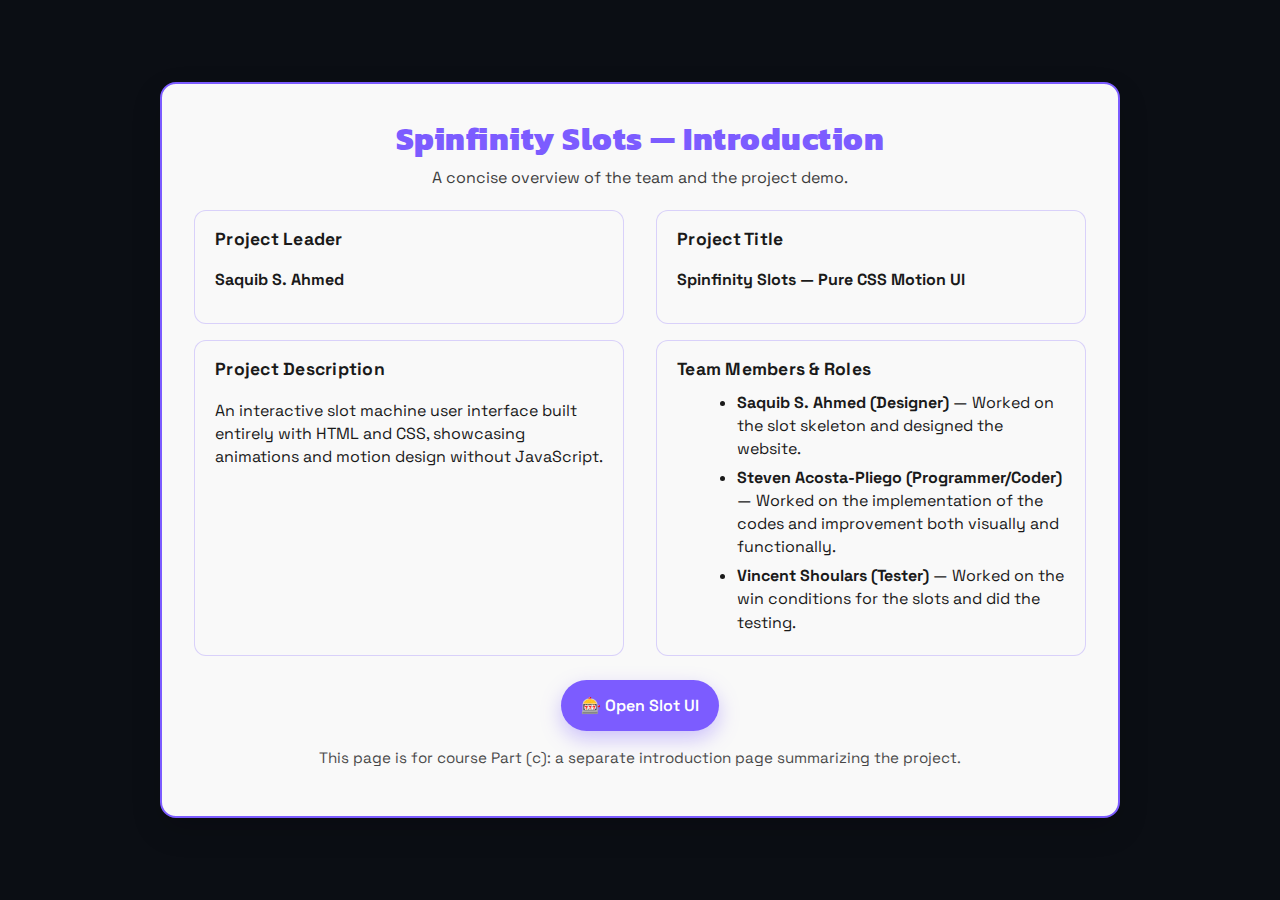
<file: introduction.html>
<!doctype html>
<html lang="en" data-theme="auto">
  <head>
    <meta charset="utf-8" />
    <meta name="viewport" content="width=device-width, initial-scale=1" />
    <meta name="color-scheme" content="light dark" />
    <title>Spinfinity Slots – Introduction</title>
    <meta name="description" content="Project overview for Spinfinity Slots: team, roles, and a quick link to launch the demo UI." />

    <!-- Match project typography -->
    <link rel="preconnect" href="https://fonts.googleapis.com" />
    <link rel="preconnect" href="https://fonts.gstatic.com" crossorigin />
    <link href="https://fonts.googleapis.com/css2?family=Kanit:wght@400;600;800&family=Space+Grotesk:wght@300;400;600&display=swap" rel="stylesheet" />

    <!-- Reuse project theme variables/styles if present -->
    <link rel="stylesheet" href="./styles.css" />

    <style>
      :root {
        /* Fallbacks in case CSS vars aren't defined in styles.css */
        --surface: #f9f9f9;
        --accent: #7c5cff;
        --text: #1a1a1a;
      }

      body {
        font-family: "Space Grotesk", system-ui, -apple-system, Segoe UI, Roboto, Helvetica, Arial, sans-serif;
        margin: 0;
        min-height: 100dvh;
        display: grid;
        place-items: center;
        background: var(--bg, radial-gradient(1200px 800px at 50% -10%, rgba(124,92,255,0.15), transparent 60%));
        color: var(--text);
      }

      .intro-container {
        background: var(--surface);
        border: 2px solid var(--accent);
        padding: clamp(1.25rem, 2vw + 1rem, 2rem);
        border-radius: 16px;
        width: min(960px, 90vw);
        margin: 5rem auto;
        box-shadow: 0 12px 30px rgba(0,0,0,0.15);
      }

      header h1 {
        font-family: Kanit, "Space Grotesk", system-ui, sans-serif;
        font-weight: 800;
        margin: 0 0 .25rem 0;
        letter-spacing: 0.5px;
        text-align: center;
        color: var(--accent);
      }

      header p {
        margin: 0 0 1.25rem 0;
        text-align: center;
        opacity: 0.85;
      }

      .grid {
        display: grid;
        grid-template-columns: 1fr;
        gap: 1rem 2rem;
      }

      @media (min-width: 720px) {
        .grid { grid-template-columns: 1fr 1fr; }
      }

      .card {
        background: color-mix(in lab, var(--surface) 92%, #fff 8%);
        border: 1px solid color-mix(in lab, var(--accent) 25%, transparent);
        border-radius: 12px;
        padding: 1rem 1.25rem;
      }

      h2 {
        margin: 0 0 .5rem 0;
        font-size: 1.1rem;
        letter-spacing: .25px;
      }

      ul { margin: .5rem 0 0 1.25rem; }
      li { margin: .35rem 0; }

      .cta {
        display: flex;
        justify-content: center;
        margin-top: 1.5rem;
      }

      .button {
        display: inline-flex;
        align-items: center;
        gap: .5rem;
        background: var(--accent);
        color: white;
        border: 0;
        padding: .85rem 1.25rem;
        border-radius: 999px;
        text-decoration: none;
        font-weight: 600;
        box-shadow: 0 8px 20px rgba(124,92,255,.35);
        transition: transform .15s ease, box-shadow .15s ease, opacity .15s ease;
      }

      .button:hover { transform: translateY(-2px); box-shadow: 0 10px 24px rgba(124,92,255,.45); }
      .button:active { transform: translateY(0); box-shadow: 0 6px 16px rgba(124,92,255,.35); }

      .meta {
        margin-top: 1rem;
        font-size: .95rem;
        opacity: .8;
        text-align: center;
      }

      @media (prefers-reduced-motion: reduce) {
        .button { transition: none; }
        .button:hover, .button:active { transform: none; box-shadow: 0 8px 20px rgba(124,92,255,.35); }
      }
    </style>
  </head>
  <body>
    <main class="intro-container" role="main">
      <header>
        <h1>Spinfinity Slots — Introduction</h1>
        <p>A concise overview of the team and the project demo.</p>
      </header>

      <section class="grid" aria-label="Project overview">
        <div class="card" aria-labelledby="leader">
          <h2 id="leader">Project Leader</h2>
          <p><strong>Saquib S. Ahmed</strong></p>
        </div>

        <div class="card" aria-labelledby="title">
          <h2 id="title">Project Title</h2>
          <p><strong>Spinfinity Slots — Pure CSS Motion UI</strong></p>
        </div>

        <div class="card" aria-labelledby="desc">
          <h2 id="desc">Project Description</h2>
          <p>An interactive slot machine user interface built entirely with HTML and CSS, showcasing animations and motion design without JavaScript.</p>
        </div>

        <div class="card" aria-labelledby="team">
          <h2 id="team">Team Members & Roles</h2>
          <ul>
            <li><strong>Saquib S. Ahmed (Designer)</strong> — Worked on the slot skeleton and designed the website.
</li>
            <li><strong>Steven Acosta-Pliego (Programmer/Coder)</strong> — Worked on the implementation of the codes and improvement both visually and functionally.</li>
            <li><strong>Vincent Shoulars (Tester)</strong> — Worked on the win conditions for the slots and did the testing.
</li>
          </ul>
        </div>
      </section>

      <div class="cta">
        <a class="button" href="./index.html" aria-label="Open the slot machine demo (index.html)">🎰 Open Slot UI</a>
      </div>

      <p class="meta">This page is for course Part (c): a separate introduction page summarizing the project.</p>
    </main>
  </body>
</html>
</file>
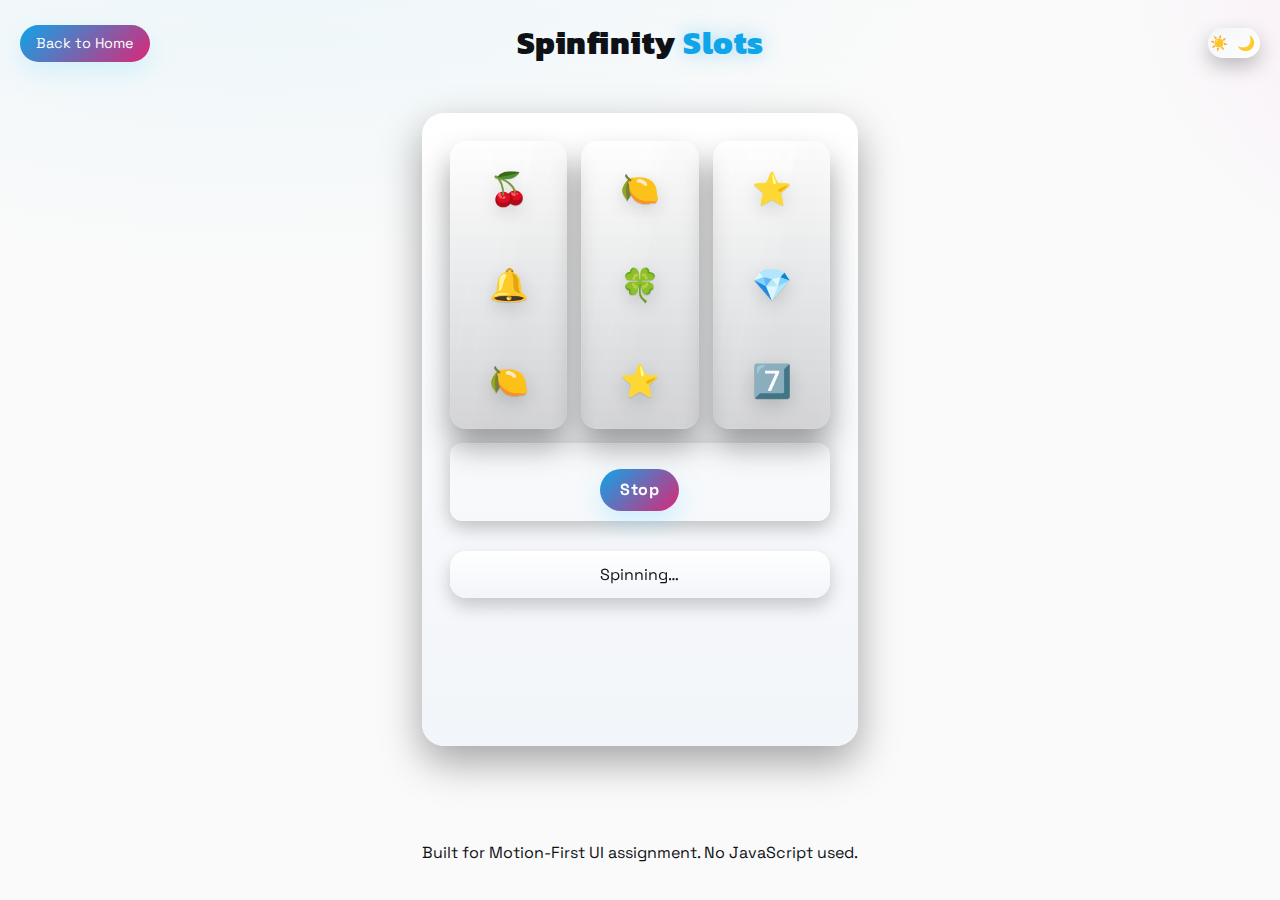
<file: try1.html>
<!doctype html>
<html lang="en" data-theme="auto">
  <head>
    <meta charset="utf-8" />
    <meta name="viewport" content="width=device-width, initial-scale=1" />
    <meta name="color-scheme" content="light dark" />
    <title>Spinfinity Slots — Pure CSS Motion UI</title>
    <meta name="description" content="A motion-first slot machine interface built with pure HTML & CSS: transforms, transitions, and keyframe animations.">
    <link rel="preconnect" href="https://fonts.googleapis.com" />
    <link rel="preconnect" href="https://fonts.gstatic.com" crossorigin />
    <link href="https://fonts.googleapis.com/css2?family=Kanit:wght@400;600;800&family=Space+Grotesk:wght@300;400;600&display=swap" rel="stylesheet" />
  <link rel="stylesheet" href="./styles.css" />
  <link rel="stylesheet" href="./styles1.css" />
  <link rel="stylesheet" href="./animation.css" />
  </head>
  <body>
    <!-- Global theme switch (pure CSS). Placed before the page wrapper so we can scope variables via sibling selector. -->
    <input type="checkbox" id="themeSwitch" class="visually-hidden" aria-label="Toggle dark/light theme" />


    <a class="skip-link" href="#main">Skip to main content</a>

    <div class="page">
    <header class="site-header" role="banner">
    <div class="back-home">
        <a href="index.html" class="back-link">Back to Home</a>
    </div>
      <h1 class="logo" aria-label="Spinfinity Slots">Spinfinity <span>Slots</span></h1>
      <nav class="toolbar" aria-label="Toolbar">
        <div class="theme-toggle" role="group" aria-label="Theme">
          <!-- Pure CSS Theme toggle using :checked and CSS variables -->
          <label for="themeSwitch" class="toggle">
            <span class="sun" aria-hidden="true">☀️</span>
            <span class="moon" aria-hidden="true">🌙</span>
          </label>
        </div>
      </nav>
    </header>

    <main id="main" class="container" role="main">
      <section class="machine" aria-labelledby="slotTitle">
        <h2 id="slotTitle" class="sr-only">Slot Machine</h2>

        <!-- Reel viewport and reels -->
        <div class="reels" role="group" aria-label="Reels">
          <!-- Use CSS animation-play-state toggled by a checkbox to simulate spin/stop without JS -->
          <input type="checkbox" id="spinToggle" class="visually-hidden" aria-label="Spin reels" />

          <div class="reel" aria-label="Reel 1">
            <ul class="symbols">
              <li>🍒</li>
              <li>🔔</li>
              <li>🍋</li>
              <li>🍀</li>
              <li>⭐</li>
              <li>💎</li>
              <li>7️⃣</li>
              <li>🍇</li>
              <li>🍒</li>
              <li>🍋</li>
            </ul>
          </div>

          <div class="reel" aria-label="Reel 2">
            <ul class="symbols">
              <li>🍋</li>
              <li>🍀</li>
              <li>⭐</li>
              <li>💎</li>
              <li>7️⃣</li>
              <li>🍇</li>
              <li>🍒</li>
              <li>🔔</li>
              <li>🍋</li>
              <li>🍀</li>
            </ul>
          </div>

          <div class="reel" aria-label="Reel 3">
            <ul class="symbols">
              <li>⭐</li>
              <li>💎</li>
              <li>7️⃣</li>
              <li>🍇</li>
              <li>🍒</li>
              <li>🔔</li>
              <li>🍋</li>
              <li>🍀</li>
              <li>⭐</li>
              <li>💎</li>
            </ul>
          </div>

          <div class="controls">
            <label for="spinToggle" class="spin-button" role="button" aria-pressed="false">Stop</label>
          </div>
          <!-- Win line highlight overlay (moved inside .reels for sibling selectors) -->
          <div class="win-line" aria-hidden="true"></div>

          <!-- Confetti container (real particles) -->
          <div class="confetti" aria-hidden="true">
          </div>
          <div class="message-bar" role="status" aria-live="polite">
            <p class="msg msg-default">Ready to spin!</p>
            <p class="msg msg-spinning">Spinning…</p>
            <p class="msg msg-lose">Better luck next time! <a href="try2.html" class="spin-again">Spin Again</a> </p>
          </div>
        </div>
    </section>
    </main>

    <footer class="site-footer" role="contentinfo">
      <p>
        Built for Motion-First UI assignment. No JavaScript used.
      </p>
    </footer>
    </div>
  </body>
</html>
</file>
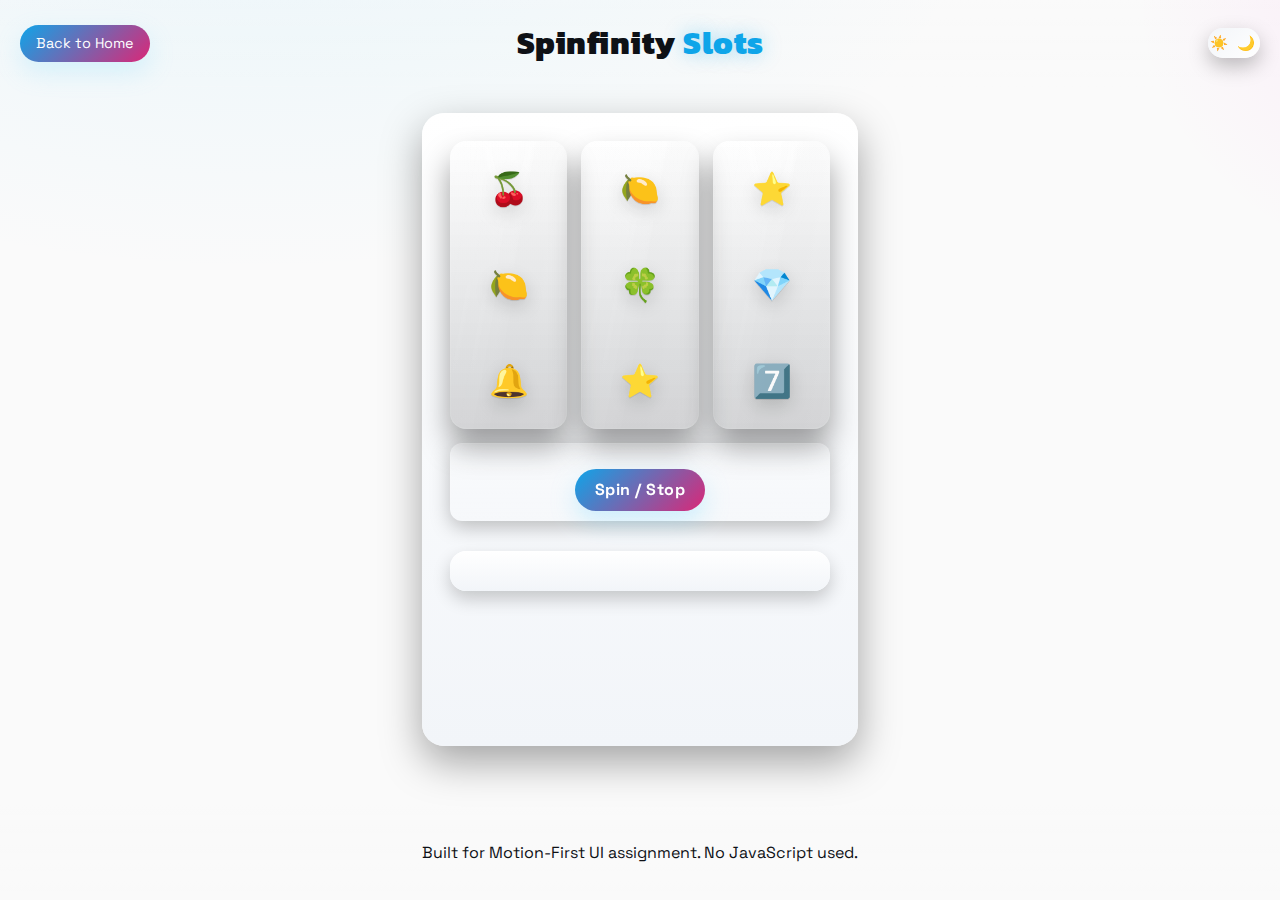
<file: try2.html>
<!doctype html>
<html lang="en" data-theme="auto">
  <head>
    <meta charset="utf-8" />
    <meta name="viewport" content="width=device-width, initial-scale=1" />
    <meta name="color-scheme" content="light dark" />
    <title>Spinfinity Slots — Pure CSS Motion UI</title>
    <meta name="description" content="A motion-first slot machine interface built with pure HTML & CSS: transforms, transitions, and keyframe animations.">
    <link rel="preconnect" href="https://fonts.googleapis.com" />
    <link rel="preconnect" href="https://fonts.gstatic.com" crossorigin />
    <link href="https://fonts.googleapis.com/css2?family=Kanit:wght@400;600;800&family=Space+Grotesk:wght@300;400;600&display=swap" rel="stylesheet" />
  <link rel="stylesheet" href="./styles.css" />
  <link rel="stylesheet" href="./styles2.css" />
  <link rel="stylesheet" href="./animation.css" />
  </head>
  <body>
    <!-- Global theme switch (pure CSS). Placed before the page wrapper so we can scope variables via sibling selector. -->
    <input type="checkbox" id="themeSwitch" class="visually-hidden" aria-label="Toggle dark/light theme" />

    <a class="skip-link" href="#main">Skip to main content</a>

    <div class="page">
    <header class="site-header" role="banner">
      <div class="back-home">
        <a href="index.html" class="back-link">Back to Home</a>
    </div>
      <h1 class="logo" aria-label="Spinfinity Slots">Spinfinity <span>Slots</span></h1>
      <nav class="toolbar" aria-label="Toolbar">
        <div class="theme-toggle" role="group" aria-label="Theme">
          <!-- Pure CSS Theme toggle using :checked and CSS variables -->
          <label for="themeSwitch" class="toggle">
            <span class="sun" aria-hidden="true">☀️</span>
            <span class="moon" aria-hidden="true">🌙</span>
          </label>
        </div>
      </nav>
    </header>

    <main id="main" class="container" role="main">
      <section class="machine" aria-labelledby="slotTitle">
        <h2 id="slotTitle" class="sr-only">Slot Machine</h2>

        <!-- Reel viewport and reels -->
        <div class="reels" role="group" aria-label="Reels">
          <!-- Use CSS animation-play-state toggled by a checkbox to simulate spin/stop without JS -->
          <input type="checkbox" id="spinToggle" class="visually-hidden" aria-label="Spin reels" />

          <div class="reel" aria-label="Reel 1">
            <ul class="symbols">
              <li>🍒</li>
              <li>🍋</li>
              <li>🔔</li>
              <li>🍀</li>
              <li>⭐</li>
              <li>💎</li>
              <li>7️⃣</li>
              <li>🍇</li>
              <li>🍒</li>
              <li>🍋</li>
            </ul>
          </div>

          <div class="reel" aria-label="Reel 2">
            <ul class="symbols">
              <li>🍋</li>
              <li>🍀</li>
              <li>⭐</li>
              <li>💎</li>
              <li>7️⃣</li>
              <li>🍇</li>
              <li>🍒</li>
              <li>🔔</li>
              <li>🍋</li>
              <li>🍀</li>
            </ul>
          </div>

          <div class="reel" aria-label="Reel 3">
            <ul class="symbols">
              <li>⭐</li>
              <li>💎</li>
              <li>7️⃣</li>
              <li>🍇</li>
              <li>🍒</li>
              <li>🔔</li>
              <li>🍋</li>
              <li>🍀</li>
              <li>⭐</li>
              <li>💎</li>
            </ul>
          </div>

          <div class="controls">
            <label for="spinToggle" class="spin-button" role="button" aria-pressed="false">Spin / Stop</label>
          </div>
          <!-- Win line highlight overlay (moved inside .reels for sibling selectors) -->
          <div class="win-line" aria-hidden="true"></div>

          <!-- Confetti container (real particles) -->
          <div class="confetti" aria-hidden="true">
            <span class="piece"></span><span class="piece"></span><span class="piece"></span><span class="piece"></span><span class="piece"></span>
            <span class="piece"></span><span class="piece"></span><span class="piece"></span><span class="piece"></span><span class="piece"></span>
            <span class="piece"></span><span class="piece"></span><span class="piece"></span><span class="piece"></span><span class="piece"></span>
            <span class="piece"></span><span class="piece"></span><span class="piece"></span><span class="piece"></span><span class="piece"></span>
            <span class="piece"></span><span class="piece"></span><span class="piece"></span><span class="piece"></span><span class="piece"></span>
            <span class="piece"></span><span class="piece"></span><span class="piece"></span><span class="piece"></span><span class="piece"></span>
            <span class="piece"></span><span class="piece"></span><span class="piece"></span><span class="piece"></span><span class="piece"></span>
            <span class="piece"></span><span class="piece"></span><span class="piece"></span><span class="piece"></span><span class="piece"></span>
          </div>
          <div class="message-bar" role="status" aria-live="polite">
            <p class="msg msg-default">Ready to spin!</p>
            <p class="msg msg-spinning">Spinning…</p>
            <p class="msg msg-lose2">Better luck next time! <a href="try3.html" class="try-again">Try Again</a></p>
            </div>
        </div>
  </section>
    </main>

    <footer class="site-footer" role="contentinfo">
      <p>
        Built for Motion-First UI assignment. No JavaScript used.
      </p>
    </footer>
    </div>
  </body>
</html>
</file>
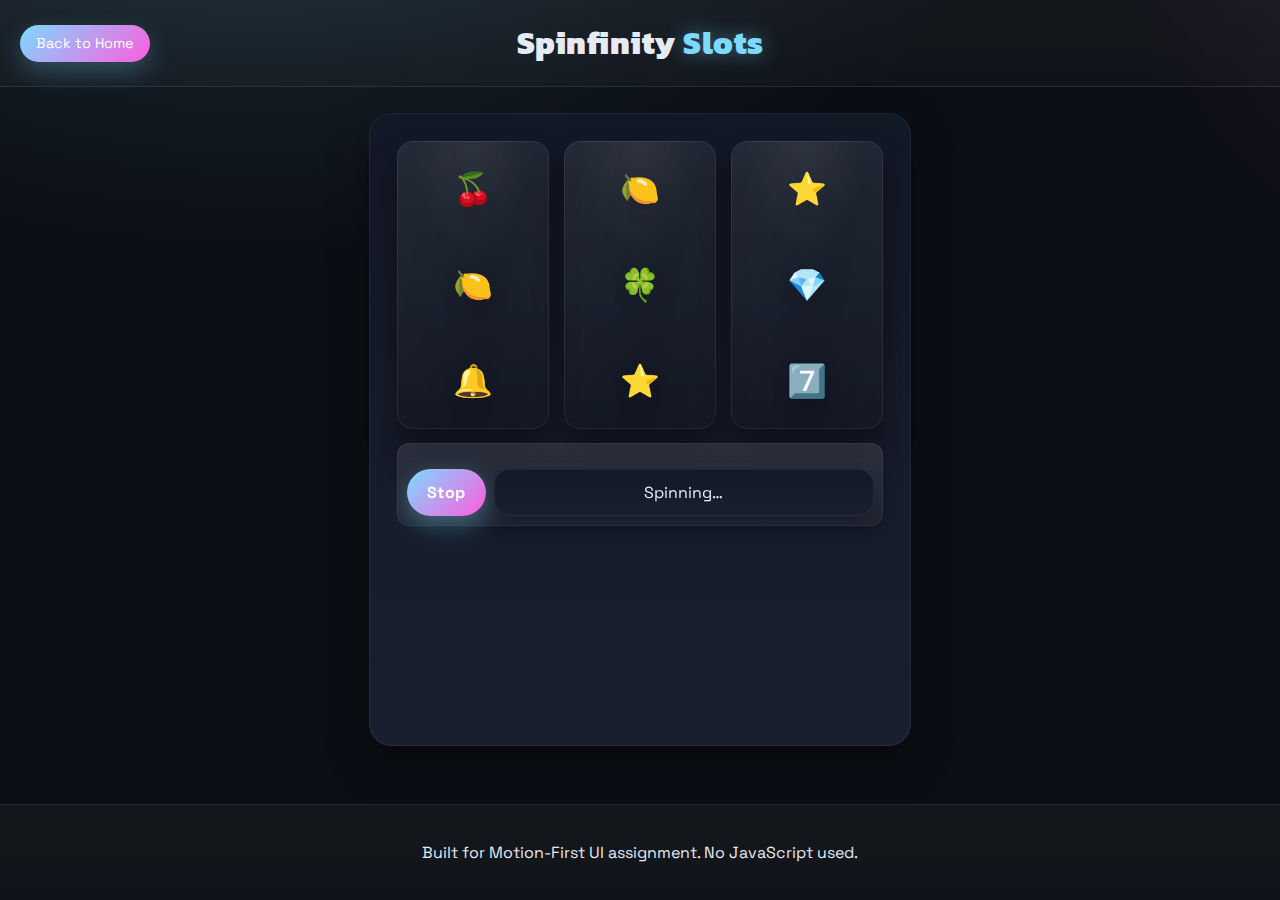
<file: try3.html>
<!doctype html>
<html lang="en" data-theme="auto">
  <head>
    <meta charset="utf-8" />
    <meta name="viewport" content="width=device-width, initial-scale=1" />
    <meta name="color-scheme" content="light dark" />
    <title>Spinfinity Slots — Pure CSS Motion UI</title>
    <meta name="description" content="A motion-first slot machine interface built with pure HTML & CSS: transforms, transitions, and keyframe animations.">
    <link rel="preconnect" href="https://fonts.googleapis.com" />
    <link rel="preconnect" href="https://fonts.gstatic.com" crossorigin />
    <link href="https://fonts.googleapis.com/css2?family=Kanit:wght@400;600;800&family=Space+Grotesk:wght@300;400;600&display=swap" rel="stylesheet" />
  <link rel="stylesheet" href="./styles.css" />
    <link rel="stylesheet" href="./styles3.css" />
  <link rel="stylesheet" href="./animation.css" />
  </head>
  <body>
    <div class="page">
    <header class="site-header" role="banner">
      <div class="back-home">
        <a href="index.html" class="back-link">Back to Home</a>
    </div>
      <h1 class="logo" aria-label="Spinfinity Slots">Spinfinity <span>Slots</span></h1>
    </header>

    <main id="main" class="container" role="main">
      <section class="machine" aria-labelledby="slotTitle">
        <h2 id="slotTitle" class="sr-only">Slot Machine</h2>
        <!-- Reel viewport and reels -->
        <div class="reels" role="group" aria-label="Reels">
          <!-- Use CSS animation-play-state toggled by a checkbox to simulate spin/stop without JS -->
          <input type="checkbox" id="spinToggle" class="visually-hidden" aria-label="Spin reels" />

          <div class="reel" aria-label="Reel 1">
            <ul class="symbols">
              <li>🍒</li>
              <li>🍋</li>
              <li>🔔</li>
              <li>🍀</li>
              <li>⭐</li>
              <li>💎</li>
              <li>7️⃣</li>
              <li>🍇</li>
              <li>🍒</li>
              <li>🍋</li>
            </ul>
          </div>

          <div class="reel" aria-label="Reel 2">
            <ul class="symbols">
              <li>🍋</li>
              <li>🍀</li>
              <li>⭐</li>
              <li>💎</li>
              <li>7️⃣</li>
              <li>🍇</li>
              <li>🍒</li>
              <li>🔔</li>
              <li>🍋</li>
              <li>🍀</li>
            </ul>
          </div>

          <div class="reel" aria-label="Reel 3">
            <ul class="symbols">
              <li>⭐</li>
              <li>💎</li>
              <li>7️⃣</li>
              <li>🍇</li>
              <li>🍒</li>
              <li>🔔</li>
              <li>🍋</li>
              <li>🍀</li>
              <li>⭐</li>
              <li>💎</li>
            </ul>
          </div>

          <div class="controls">
            <label for="spinToggle" class="spin-button" role="button" aria-pressed="false">Stop</label>
            <div class="message-bar" role="status" aria-live="polite">
              <p class="msg msg-default">Ready to spin!</p>
              <p class="msg msg-spinning">Spinning…</p>
              <p class="msg msg-win">You win! 🎉 <a href="try1.html" class="play-again">Play Again</a></p>
            </div>
          </div>
        </div>
        <div class="win-line" aria-hidden="true"></div>
  </section>
    </main>

    <footer class="site-footer" role="contentinfo">
      <p>
        Built for Motion-First UI assignment. No JavaScript used.
      </p>
    </footer>
    </div>
  </body>
</html>
</file>
<file: styles.css>
/*====================
  1) CSS Variables
====================*/
:root {
  /* Color system */
  --bg: #0b0e14;
  --surface: #121826;
  --surface-2: #191f2e;
  --text: #e6eaf2;
  --muted: #9da9bd;
  --accent: #7cdaff;
  --accent-2: #ff5cdf;
  --win: #82ff9e;
  --glow: 0 0 1.25rem rgba(124, 218, 255, 0.45);

  /* Motion tokens */
  --reel-speed: 0.8s; /* base spinning speed (updated for faster spin) */
  --reel-delay: 0.22s; /* stagger gap */
  --win-pulse: 0.6s; /* win-line pulse */
  --easing-snap: cubic-bezier(0.22, 1, 0.36, 1);

  /* Layout tokens */
  --radius: 16px;
  --radius-lg: 22px;
  --pad: 1rem;
  --pad-lg: 1.25rem;
  --symbol-row-h: clamp(64px, 8vw, 96px); /* global symbol row height for alignment */
}

/* Theme override using checkbox hack: force Light when unchecked, Dark when checked */
#themeSwitch:not(:checked) ~ .page {
  --bg: #fafafa;
  --surface: #ffffff;
  --surface-2: #f2f5f9;
  --text: #0e1116;
  --muted: #495469;
  --accent: #0ea5e9;
  --accent-2: #db2777;
  --win: #16a34a;
  --glow: 0 0 1.25rem rgba(14, 165, 233, 0.35);
}

/* Dark when checked */
#themeSwitch:checked ~ .page {
  --bg: #0b0e14;
  --surface: #121826;
  --surface-2: #191f2e;
  --text: #e6eaf2;
  --muted: #9da9bd;
  --accent: #7cdaff;
  --accent-2: #ff5cdf;
  --win: #82ff9e;
  --glow: 0 0 1.25rem rgba(124, 218, 255, 0.45);
}


/* Base elements */
* { box-sizing: border-box; }
html, body { height: 100%; }
body {
  margin: 0;
  font-family: "Space Grotesk", system-ui, -apple-system, Segoe UI, Roboto, Arial, sans-serif;
  line-height: 1.45;
}

/* Wrap page so theme variable overrides can affect background/color */
.page {
  min-height: 100vh;
  display: grid;
  grid-template-rows: auto 1fr auto;
  color: var(--text);
  background: radial-gradient(1200px 600px at 20% -10%, rgba(124,218,255,0.12), transparent 60%),
              radial-gradient(800px 600px at 120% 0%, rgba(255,92,223,0.12), transparent 50%),
              var(--bg);
  transition: background-color .3s ease, color .2s ease;
}

.skip-link {
  position: absolute;
  left: -999px;
  top: auto;
  width: 1px;
  height: 1px;
  overflow: hidden;
}
.skip-link:focus { left: 1rem; top: 1rem; width: auto; height: auto; padding: .5rem .75rem; background: var(--surface); border-radius: 8px; box-shadow: var(--glow); }

.visually-hidden { position: absolute !important; clip: rect(1px, 1px, 1px, 1px); padding: 0 !important; border: 0 !important; height: 1px !important; width: 1px !important; overflow: hidden; }
.sr-only { position: absolute; left: -9999px; }

.site-header, .site-footer {
  display: grid;
  grid-template-columns: 1fr auto 1fr;
  align-items: center;
  gap: 1rem;
  padding: var(--pad-lg);
  background: linear-gradient(180deg, rgba(255,255,255,0.04), rgba(255,255,255,0.02));
  border-bottom: 1px solid rgba(255,255,255,0.08);
}
.site-footer { grid-template-columns: 1fr; text-align: center; border-top: 1px solid rgba(255,255,255,0.08); border-bottom: none; margin-top: 2rem; }
.logo {
  font-family: Kanit, system-ui, sans-serif;
  font-weight: 800;
  letter-spacing: 0.5px;
  margin: 0;
  justify-self: center;
  grid-column: 2;
}
.logo span { color: var(--accent); text-shadow: var(--glow); }

.toolbar { display: flex; align-items: center; gap: .75rem; grid-column: 3; justify-self: end; }
.toggle {
  --size: 52px; --thumb: 26px;
  position: relative; display: inline-grid; grid-auto-flow: column; align-items: center; gap: .35rem;
  width: var(--size); height: 30px; padding: 2px; border-radius: 999px; cursor: pointer;
  background: linear-gradient(135deg, var(--surface-2), var(--surface));
  box-shadow: inset 0 0 0 1px rgba(255,255,255,0.08), 0 8px 20px rgba(0,0,0,0.25);
}
.toggle::after {
  content: ""; position: absolute; inset: 2px; border-radius: 999px; background: linear-gradient(135deg, rgba(255,255,255,0.08), transparent);
}
.toggle .sun, .toggle .moon { font-size: 0.9rem; }

.container {
  display: grid;
  grid-template-columns: minmax(0, 1fr);
  gap: 1.25rem;
  padding: clamp(1rem, 2vw, 2rem);
  max-width: 1180px;
  margin: 0 auto;
}

.machine {
  position: relative;
  background: linear-gradient(180deg, var(--surface), var(--surface-2));
  border-radius: var(--radius-lg);
  padding: var(--pad-lg);
  box-shadow: 0 16px 40px rgba(0,0,0,0.35), inset 0 0 0 1px rgba(255,255,255,0.06);
  transition: background .25s ease, box-shadow .25s ease;
}

.reels {
  position: relative;
  display: grid;
  grid-template-columns: repeat(3, 1fr);
  gap: .9rem;
  align-items: stretch;
  padding: .5rem; /* inner breathing room around overlays */
}

/* Removed payline band from the reels to avoid covering symbols */
.reels::before { content: none; }

.controls { grid-column: 1 / -1; display: flex; gap: .5rem; justify-content: center; flex-wrap: wrap; position: relative; isolation: isolate; padding: .6rem; }
.controls::before {
  content: ""; position: absolute; inset: 0;
  border-radius: calc(var(--radius) - 4px);
  background: linear-gradient(180deg, rgba(255,255,255,0.10), rgba(255,255,255,0.04));
  box-shadow: inset 0 0 0 1px rgba(255,255,255,0.06), 0 6px 20px rgba(0,0,0,0.25);
  z-index: 0; pointer-events: none;
}
.controls > * { position: relative; z-index: 1; }

/* Spin button styled as label to #spinToggle */
.spin-button {
  grid-column: 1 / -1;
  margin-top: 1rem;
  justify-self: center;
  background: linear-gradient(135deg, var(--accent), var(--accent-2));
  color: white; font-weight: 700; letter-spacing: .5px;
  padding: .75rem 1.25rem; border-radius: 999px; cursor: pointer;
  box-shadow: 0 10px 24px rgba(124,218,255,0.35);
  transition: transform .2s var(--easing-snap), filter .2s;
  user-select: none;
  display: inline-flex; align-items: center; justify-content: center; min-height: 42px; line-height: 1;
}


#spinToggle:checked ~ .spin-button { filter: brightness(0.95) saturate(1.05); }
#spinToggle:checked ~ .reel:nth-of-type(2) .symbols { animation-delay: var(--reel-delay); }
#spinToggle:checked ~ .reel:nth-of-type(3) .symbols { animation-delay: calc(var(--reel-delay) * 2); }
.spin-button:hover { transform: translateY(-1px); filter: brightness(1.05); }
.spin-button:active { transform: translateY(1px) scale(0.98); }
#spinToggle:checked ~ .reel::before { animation: reel-sheen 1.5s ease-in-out 1; }

.win-toggle { display: none; }

/* Reel viewport */
.reel {
  perspective: 800px; /* enables 3D effect */
  border-radius: var(--radius);
  background: radial-gradient(100% 100% at 50% 0%, rgba(255,255,255,0.06), transparent 40%)
              ,linear-gradient(180deg, rgba(255,255,255,0.06), rgba(0,0,0,0.15));
  box-shadow: inset 0 0 0 1px rgba(255,255,255,0.08), 0 18px 30px rgba(0,0,0,0.38);
  overflow: hidden;
  height: calc(var(--symbol-row-h) * 3);
  position: relative;
}

/* Reel sheen overlay */
.reel::before {
  content: "";
  position: absolute; inset: 0;
  background: linear-gradient(100deg, rgba(255,255,255,0.08) 0%, rgba(255,255,255,0.02) 40%, rgba(0,0,0,0.05) 60%, rgba(255,255,255,0.04) 100%);
  mix-blend-mode: soft-light;
  opacity: .28;
  pointer-events: none;
  z-index: 1;
}

/* Symbols column; forms the spinning strip */
.symbols {
  list-style: none; margin: 0; padding: 0;
  display: grid; grid-auto-rows: var(--symbol-row-h);
  align-content: start;
  transform-style: preserve-3d;
  /* Start in spinning state; animation-play-state toggled via #spinToggle */
  animation: reel-spin var(--reel-speed) linear infinite;
  will-change: transform, filter;
  position: relative; z-index: 0;
}

/* Toggle animation between spin and stop based on #spinToggle */
#spinToggle:not(:checked) ~ .reel .symbols { animation: reel-spin var(--reel-speed) linear infinite; }
#spinToggle:checked ~ .reel .symbols { animation: reel-stop var(--reel-speed) ease-out 1 forwards; }

/* Individual symbol styling */
.symbols li {
  display: grid; place-items: center;
  font-size: 2rem;
  text-shadow: 0 1px 0 rgba(0,0,0,0.10), 0 6px 18px rgba(0,0,0,0.15);
  transform: translateZ(0);
  transition: transform .25s var(--easing-snap), filter .2s ease;
}

/* Win-line highlight: flashes when stopped */
.win-line {
  position: absolute; inset: 0; pointer-events: none;
  border: 2px solid transparent; border-radius: var(--radius-lg);
}

/* Panel */
.panel {
  background: linear-gradient(180deg, var(--surface), var(--surface-2));
  border-radius: var(--radius-lg);
  padding: var(--pad-lg);
  box-shadow: 0 10px 30px rgba(0,0,0,0.25), inset 0 0 0 1px rgba(255,255,255,0.06);
}
.panel h2 { margin-top: 0; font-family: Kanit, system-ui, sans-serif; }
.panel .features { columns: 2; gap: 1rem; padding-left: 1rem; }
@media (max-width: 520px) { .panel .features { columns: 1; } }

/* Confetti animation (stretch goal) */
.confetti { position: absolute; inset: 0; pointer-events: none; overflow: hidden; z-index: 4; }
.confetti .piece {
  --x: 50%; --delay: 0s; --dur: 1.6s; --size: 8px; --hue: 200; --rot: 0deg; --tx: 0px; --sx: 1;
  position: absolute;
  top: -10%; left: var(--x);
  width: var(--size); height: var(--size);
  background: hsl(var(--hue) 95% 60%);
  border-radius: 2px;
  opacity: 0;
  transform: translateX(var(--tx)) rotate(var(--rot)) scaleX(var(--sx));
  animation: none;
  will-change: transform, opacity;
}
/* Randomize via nth-child buckets */
.confetti .piece:nth-child(5n+1) { --x: 8%;  --hue: 330; --size: 7px;  --tx: -12px; --rot: 40deg;  --sx: 1;   --dur: 1.7s; --delay: .05s; }
.confetti .piece:nth-child(5n+2) { --x: 22%; --hue: 48;  --size: 9px;  --tx: -6px;  --rot: -30deg; --sx: -1;  --dur: 1.55s; --delay: .1s; }
.confetti .piece:nth-child(5n+3) { --x: 42%; --hue: 200; --size: 6px;  --tx: 8px;   --rot: 20deg;  --sx: 1;   --dur: 1.65s; --delay: .15s; }
.confetti .piece:nth-child(5n+4) { --x: 64%; --hue: 140; --size: 8px;  --tx: 10px;  --rot: -50deg; --sx: -1;  --dur: 1.5s;  --delay: .2s; }
.confetti .piece:nth-child(5n+5) { --x: 86%; --hue: 265; --size: 10px; --tx: 2px;   --rot: 0deg;   --sx: 1;   --dur: 1.8s;  --delay: .25s; }
/* Shape variety */
.confetti .piece:nth-child(odd) { border-radius: 50%; }
.confetti .piece:nth-child(3n) { width: calc(var(--size) * 1.4); height: calc(var(--size) * 0.6); }

/* Keyframes and reduced-motion rules moved to animation.css */

/*====================
  4) Message Bar & Overlay
====================*/
.message-bar {
  margin-top: 1rem;
  background: linear-gradient(180deg, var(--surface), var(--surface-2));
  border-radius: var(--radius);
  padding: .75rem 1rem;
  box-shadow: 0 8px 18px rgba(0,0,0,0.2), inset 0 0 0 1px rgba(255,255,255,0.06);
  min-height: 2.5rem;
  z-index: 5;
  display: grid; align-items: center;
  /* Center the bar under the controls in the middle */
  grid-column: 1 / -1;
  justify-self: center;
  width: clamp(220px, 40vw, 380px);
}
.message-bar .msg { 
  margin: 0; 
  opacity: 0; 
  transform: translateY(6px); 
  transition: opacity .25s ease, transform .25s var(--easing-snap); 
  position: relative; 
  display: none; 
  text-align: center; 
}
.message-bar { position: relative; }

/* Default state */
.msg-default { opacity: 1; transform: none; display: block; }

.intro {
  text-align: center;
  padding: 2rem;
}

.intro-links {
  display: flex;
  gap: 1rem;
  justify-content: center;
  flex-wrap: wrap;
}

.info-toggle, .about-toggle, .try-link {
  display: inline-block;
  background: linear-gradient(135deg, var(--accent), var(--accent-2));
  color: white;
  padding: 0.75rem 1.5rem;
  border-radius: 999px;
  cursor: pointer;
  box-shadow: 0 10px 24px rgba(124,218,255,0.25);
  transition: transform 0.2s ease;
  text-decoration: none; /* For .try-link */
}

.info-toggle:hover, .about-toggle:hover, .try-link:hover {
  transform: scale(1.05);
}

.back-home {
  grid-column: 1;
  justify-self: start;
}

.back-link {
  display: inline-block;
  background: linear-gradient(135deg, var(--accent), var(--accent-2));
  color: white;
  padding: 0.5rem 1rem;
  border-radius: 999px;
  cursor: pointer;
  box-shadow: 0 10px 24px rgba(124,218,255,0.25);
  transition: transform 0.2s ease;
  text-decoration: none;
  font-size: 0.9rem;
}

.back-link:hover {
  transform: scale(1.05);
}


/* Overlay (How To Play) */
.howto-overlay { position: fixed; inset: 0; display: grid; place-items: center; background: rgba(0,0,0,0.4); opacity: 0; pointer-events: none; transition: opacity .25s ease; z-index: 100; }
/* Show only the overlay adjacent to the corresponding checkbox */
#howtoToggle:checked + .howto-overlay { opacity: 1; pointer-events: auto; }
#aboutToggle:checked + .howto-overlay { opacity: 1; pointer-events: auto; }
.howto-card { width: min(680px, 92vw); background: linear-gradient(180deg, var(--surface), var(--surface-2)); color: var(--text); border-radius: 18px; padding: 1.25rem; box-shadow: 0 20px 40px rgba(0,0,0,0.45), inset 0 0 0 1px rgba(255,255,255,0.06); }
.howto-card h2 { margin-top: 0; font-family: Kanit, system-ui, sans-serif; }
.close-overlay { display: inline-block; margin-top: .75rem; background: linear-gradient(135deg, var(--accent), var(--accent-2)); color: white; padding: .6rem 1rem; border-radius: 999px; cursor: pointer; box-shadow: 0 10px 24px rgba(124,218,255,0.25); }

/* Slot Machine Logic */

@keyframes show-win {
  to { opacity: 1; }
}

#attempt1:checked ~ .page .reel:nth-of-type(1) { --stop-y: -40%; } /* Lose: pos5 🍒 */
#attempt1:checked ~ .page .reel:nth-of-type(2) { --stop-y: -40%; } /* Lose: pos5 💎 */
#attempt1:checked ~ .page .reel:nth-of-type(3) { --stop-y: -40%; } /* Lose: pos5 🍒 */

#attempt2:checked ~ .page .reel:nth-of-type(1) { --stop-y: -20%; } /* Lose: pos3 🔔 */
#attempt2:checked ~ .page .reel:nth-of-type(2) { --stop-y: -20%; } /* Lose: pos3 ⭐ */
#attempt2:checked ~ .page .reel:nth-of-type(3) { --stop-y: -20%; } /* Lose: pos3 7️⃣ */

#attempt3:checked ~ .page .reel:nth-of-type(1) { --stop-y: 0%; }   /* Win: pos1 🍒 */
#attempt3:checked ~ .page .reel:nth-of-type(2) { --stop-y: -60%; } /* Win: pos7 🍒 */
#attempt3:checked ~ .page .reel:nth-of-type(3) { --stop-y: -40%; } /* Win: pos5 🍒 */

/* Message visibility based on spin + attempt (lose for 1/2, win for 3) */
#attempt1:checked ~ .page .reels #spinToggle:not(:checked) ~ .win-line ~ .confetti ~ .message-bar .msg-spinning { opacity: 1; transform: none; display: block; z-index: 1; }
#attempt1:checked ~ .page .reels #spinToggle:checked ~ .win-line ~ .confetti ~ .message-bar .msg-lose { opacity: 1; transform: none; display: block; z-index: 1; }

#attempt2:checked ~ .page .reels #spinToggle:not(:checked) ~ .win-line ~ .confetti ~ .message-bar .msg-spinning { opacity: 1; transform: none; display: block; z-index: 1; }
#attempt2:checked ~ .page .reels #spinToggle:checked ~ .win-line ~ .confetti ~ .message-bar .msg-lose2 { opacity: 1; transform: none; display: block; z-index: 1; }

#attempt3:checked ~ .page .reels #spinToggle:not(:checked) ~ .win-line,
#attempt3:checked ~ .page .reels #spinToggle:not(:checked) ~ .confetti .piece,
#attempt3:checked ~ .page .reels #spinToggle:not(:checked) ~ .message-bar .msg-spinning,
#attempt3:checked ~ .page .reels #spinToggle:not(:checked) ~ .message-bar .msg-win {
  opacity: 0;
  display: none;
  animation: none;
  box-shadow: none;
}

/* --- Show spinning message while reels spin --- */
#attempt3:checked ~ .page .reels #spinToggle:not(:checked) ~ .message-bar .msg-spinning {
  opacity: 1;
  display: block;
  transform: none;
}

/* --- Show win effects only after spinToggle is checked --- */
#attempt3:checked ~ .page .reels #spinToggle:checked ~ .win-line {
  animation: win-flash var(--win-pulse) ease-in-out 8 alternate;
  animation-delay: 0.8s;
  box-shadow: 0 0 0 2px var(--win), 0 0 36px rgba(130,255,158,0.65), 0 0 8px rgba(124,218,255,0.35) inset;
}

#attempt3:checked ~ .page .reels #spinToggle:checked ~ .confetti .piece {
  opacity: 1;
  animation: confetti-fall var(--dur) cubic-bezier(.25,.6,.2,1) var(--delay) 1 both,
             confetti-rot var(--dur) linear var(--delay) 1 both;
  animation-delay: 0.8s;
}

#attempt3:checked ~ .page .reels #spinToggle:checked ~ .message-bar .msg-win { 
  opacity: 1; /* Reveal after spin */
  display: block;
  animation: show-win 0.8s ease-in forwards;
}

/* Style try-again/play-again buttons */
.try-again, .play-again {
  display: inline-block;
  margin-left: 0.5rem;
  background: var(--accent);
  color: white;
  padding: 0.4rem 0.8rem;
  border-radius: 4px;
  cursor: pointer;
  font-size: 0.9rem;
}

#spinToggle:checked ~ .controls .spin-button { display: none; }

/* Style the new "Spin" button like the original */
.spin-again {
  display: inline-block;
  background: linear-gradient(135deg, var(--accent), var(--accent-2));
  color: white;
  font-weight: 700;
  letter-spacing: .5px;
  padding: .75rem 1.25rem;
  border-radius: 999px;
  cursor: pointer;
  box-shadow: 0 10px 24px rgba(124,218,255,0.35);
  transition: transform .2s var(--easing-snap), filter .2s;
  user-select: none;
  min-height: 42px;
  line-height: 1;
  margin-left: 0.5rem;
}

.spin-again:hover { transform: translateY(-1px); filter: brightness(1.05); }
.spin-again:active { transform: translateY(1px) scale(0.98); }
</file>
<file: styles1.css>
/* Rigged for attempt 1: Lose */
.reel:nth-of-type(1) { --stop-y: -40%; }
.reel:nth-of-type(2) { --stop-y: -40%; }
.reel:nth-of-type(3) { --stop-y: -40%; }

/* Messages */
#spinToggle:not(:checked) ~ .win-line ~ .confetti ~ .message-bar .msg-spinning { opacity: 1; transform: none; display: block; z-index: 1; }
#spinToggle:checked ~ .win-line ~ .confetti ~ .message-bar .msg-lose { opacity: 1; transform: none; display: block; z-index: 1; }
</file>
<file: animation.css>
/* Animations & Keyframes extracted from styles.css */

/*====================
  Keyframes
====================*/
@keyframes reel-spin {
  0%   { transform: translateY(0) rotateX(8deg); }
  100% { transform: translateY(-50%) rotateX(8deg); }
}

@keyframes reel-stop {
  0%   { transform: translateY(calc(var(--stop-y) + 6%)) rotateX(10deg); filter: blur(1px); }
  85%  { transform: translateY(calc(var(--stop-y) + 1%)) rotateX(2deg); }
  100% { transform: translateY(var(--stop-y)) rotateX(0deg); filter: none; }
}

@keyframes win-flash {
  0%   { border-color: rgba(130,255,158,0.0); box-shadow: 0 0 0 2px rgba(130,255,158,0.0), 0 0 0 rgba(130,255,158,0); }
  100% { border-color: var(--win); box-shadow: 0 0 0 2px var(--win), 0 0 28px rgba(130,255,158,0.75); }
}

@keyframes confetti-fall {
  0% {
    opacity: 1;
    transform: translateX(calc(var(--tx, 0px) * 0)) translateY(0) rotate(var(--rot-start, 0deg)) scaleX(var(--sx, 1));
  }
  10% {
    opacity: 1;
  }
  100% {
    opacity: 0;
    transform: translateX(calc(var(--tx, 60px) * 1)) translateY(var(--ty, 120vh)) rotate(var(--rot-end, 720deg)) scaleX(var(--sx, 1));
  }
}


@keyframes confetti-rot {
  0% { transform: rotate(0deg); }
  100% { transform: rotate(720deg); }
}

@keyframes lose-shake {
  0%   { transform: translateX(0); }
  20%  { transform: translateX(-2px); }
  40%  { transform: translateX(2px); }
  60%  { transform: translateX(-1px); }
  80%  { transform: translateX(1px); }
  100% { transform: translateX(0); }
}

@keyframes attention-bounce {
  0%   { transform: translateY(0) scale(1); }
  40%  { transform: translateY(-6px) scale(1.02); }
  100% { transform: translateY(0) scale(1); }
}

@keyframes text-shimmer {
  0%   { filter: brightness(1); }
  50%  { filter: brightness(1.25); }
  100% { filter: brightness(1); }
}

/*====================
  Reduced Motion
====================*/
@media (prefers-reduced-motion: reduce) {
  .symbols, #spinToggle:checked ~ .reel .symbols, #spinToggle:not(:checked) ~ .reel .symbols {
    animation-duration: 0.001ms !important; animation-iteration-count: 1 !important; transition-duration: 0.001ms !important;
  }
  .win-line { animation: none !important; }
  .confetti .piece { animation: none !important; opacity: 0 !important; }
}
</file>
<file: styles2.css>
/* Rigged for attempt 2: Lose */
.reel:nth-of-type(1) { --stop-y: -20%; }
.reel:nth-of-type(2) { --stop-y: -20%; }
.reel:nth-of-type(3) { --stop-y: -20%; }

/* Messages */
#spinToggle:not(:checked) ~ .controls .message-bar .msg-spinning { opacity: 1; transform: none; display: block; z-index: 1; }
#spinToggle:checked ~ .controls .message-bar .msg-lose { opacity: 1; transform: none; display: block; z-index: 1; }
</file>
<file: styles3.css>
/* Rigged for attempt 3: Win */
.reel:nth-of-type(1) { --stop-y: -70%; }  /* 🍒 (pos1) in middle */
.reel:nth-of-type(2) { --stop-y: -50%; } /* 🍒 (pos7) in middle */
.reel:nth-of-type(3) { --stop-y: -30%; } /* 🍒 (pos5) in middle */

/* Messages */
#spinToggle:not(:checked) ~ .controls .message-bar .msg-spinning { opacity: 1; transform: none; display: block; z-index: 1; }
#spinToggle:checked ~ .controls .message-bar .msg-win { 
  opacity: 1; 
  display: block; 
  animation: show-win 0.8s ease-in forwards; 
}

/* Win effects */
#spinToggle:checked ~ .win-line {
  animation: win-flash var(--win-pulse) ease-in-out 8 alternate;
  box-shadow: 0 0 0 2px var(--win), 0 0 36px rgba(130,255,158,0.65), 0 0 8px rgba(124,218,255,0.35) inset;
}
#spinToggle:checked ~ .confetti .piece {
  opacity: 1;
  animation: confetti-fall var(--dur) cubic-bezier(.25,.6,.2,1) var(--delay) 1 both,
             confetti-rot var(--dur) linear var(--delay) 1 both;
}

/* Base confetti container */
#spinToggle:checked ~ .confetti {
  position: absolute;
  inset: 0;
  z-index: 5;
  pointer-events: none;
  overflow: visible;
}

/* Default confetti style */
#spinToggle:checked ~ .confetti .piece {
  position: absolute;
  top: -100%;
  opacity: 1;
  border-radius: 50%;
  background: hsl(var(--hue, 200), 80%, 55%);
  width: var(--size, 8px);
  height: var(--size, 8px);
  animation: confetti-fall var(--dur, 2.5s) ease-out var(--delay, 0s) 1 both;
  will-change: transform, opacity;
}

/* Distribute confetti in repeating nth-child patterns */
#spinToggle:checked ~ .confetti .piece:nth-child(n)   { width: 12px; height: 6px; border-radius: 2px; }

/* Horizontal drift (0% → 100% spread) */
#spinToggle:checked ~ .confetti .piece:nth-child(10n+1)  { left: 1%;   --ty: 120vh; --rot-start: 0deg;   --rot-end: 720deg; --sx: 1; --hue: 330; }
#spinToggle:checked ~ .confetti .piece:nth-child(10n+2)  { left: 10%;  --ty: 110vh; --rot-start: 45deg;  --rot-end: 680deg; --sx: -1; --hue: 48; }
#spinToggle:checked ~ .confetti .piece:nth-child(10n+3)  { left: 20%;  --ty: 130vh; --rot-start: -30deg; --rot-end: 700deg; --sx: 1; --hue: 240; }
#spinToggle:checked ~ .confetti .piece:nth-child(10n+4)  { left: 30%;  --ty: 125vh; --rot-start: 20deg;  --rot-end: 750deg; --sx: -1; --hue: 60; }
#spinToggle:checked ~ .confetti .piece:nth-child(10n+5)  { left: 40%;  --ty: 135vh; --rot-start: -10deg; --rot-end: 730deg; --sx: 1; --hue: 180; }
#spinToggle:checked ~ .confetti .piece:nth-child(10n+6)  { left: 50%;  --ty: 140vh; --rot-start: 15deg;  --rot-end: 710deg; --sx: -1; --hue: 300; }
#spinToggle:checked ~ .confetti .piece:nth-child(10n+7)  { left: 60%;  --ty: 120vh; --rot-start: -20deg; --rot-end: 740deg; --sx: 1; --hue: 120; }
#spinToggle:checked ~ .confetti .piece:nth-child(10n+8)  { left: 70%;  --ty: 115vh; --rot-start: 30deg;  --rot-end: 720deg; --sx: -1; --hue: 15; }
#spinToggle:checked ~ .confetti .piece:nth-child(10n+9)  { left: 80%;  --ty: 125vh; --rot-start: -40deg; --rot-end: 700deg; --sx: 1; --hue: 210; }
#spinToggle:checked ~ .confetti .piece:nth-child(10n+10) { left: 90%;  --ty: 130vh; --rot-start: 25deg;  --rot-end: 760deg; --sx: -1; --hue: 75; }

/* Extend vertical variety (0% → 100%) */
#spinToggle:checked ~ .confetti .piece:nth-child(1)  { top: -140%; }
#spinToggle:checked ~ .confetti .piece:nth-child(2n)  { top: -140%; }
#spinToggle:checked ~ .confetti .piece:nth-child(3n)  { top: -150%; }
#spinToggle:checked ~ .confetti .piece:nth-child(4n)  { top: -160%; }
#spinToggle:checked ~ .confetti .piece:nth-child(5n)  { top: -170%; }
#spinToggle:checked ~ .confetti .piece:nth-child(6n)  { top: -180%; }
#spinToggle:checked ~ .confetti .piece:nth-child(7n)  { top: -190%; }
#spinToggle:checked ~ .confetti .piece:nth-child(8n)  { top: -200%; }
#spinToggle:checked ~ .confetti .piece:nth-child(9n)  { top: -210%; }
#spinToggle:checked ~ .confetti .piece:nth-child(10n) { top: -220%; }
#spinToggle:checked ~ .confetti .piece:nth-child(11n) { top: -120%; }
#spinToggle:checked ~ .confetti .piece:nth-child(12n) { top: -130%; }
</file>
